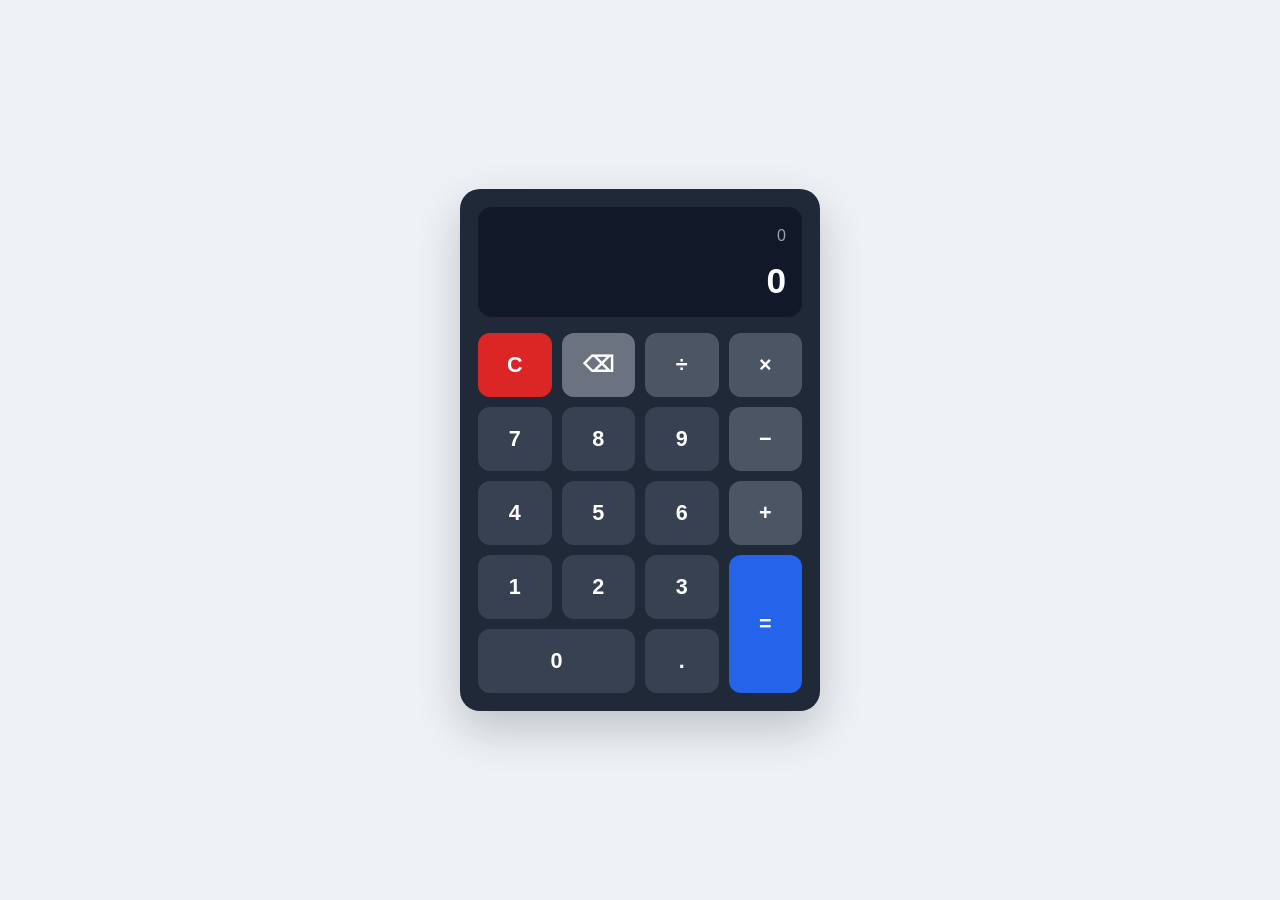
<file: MuhammadAli_Task1/index.html>
<!DOCTYPE html>
<html lang="en">
<head>
  <meta charset="UTF-8">
  <meta name="viewport" content="width=device-width, initial-scale=1.0">
  <title>Vanilla JS Calculator</title>
  <link rel="stylesheet" href="style.css">
</head>
<body>
  <main class="calculator" aria-label="Calculator">
    <section class="display" aria-live="polite">
      <div id="expression" class="expression">0</div>
      <div id="result" class="result">0</div>
    </section>

    <section class="buttons" aria-label="Calculator buttons">
      <button type="button" class="clear" data-action="clear">C</button>
      <button type="button" class="delete" data-action="delete">⌫</button>
      <button type="button" class="operator" data-operator="/">÷</button>
      <button type="button" class="operator" data-operator="*">×</button>

      <button type="button" data-number="7">7</button>
      <button type="button" data-number="8">8</button>
      <button type="button" data-number="9">9</button>
      <button type="button" class="operator" data-operator="-">−</button>

      <button type="button" data-number="4">4</button>
      <button type="button" data-number="5">5</button>
      <button type="button" data-number="6">6</button>
      <button type="button" class="operator" data-operator="+">+</button>

      <button type="button" data-number="1">1</button>
      <button type="button" data-number="2">2</button>
      <button type="button" data-number="3">3</button>
      <button type="button" class="equals" data-action="equals">=</button>

      <button type="button" class="zero" data-number="0">0</button>
      <button type="button" data-number=".">.</button>
    </section>
  </main>

  <script src="script.js"></script>
</body>
</html>
</file>
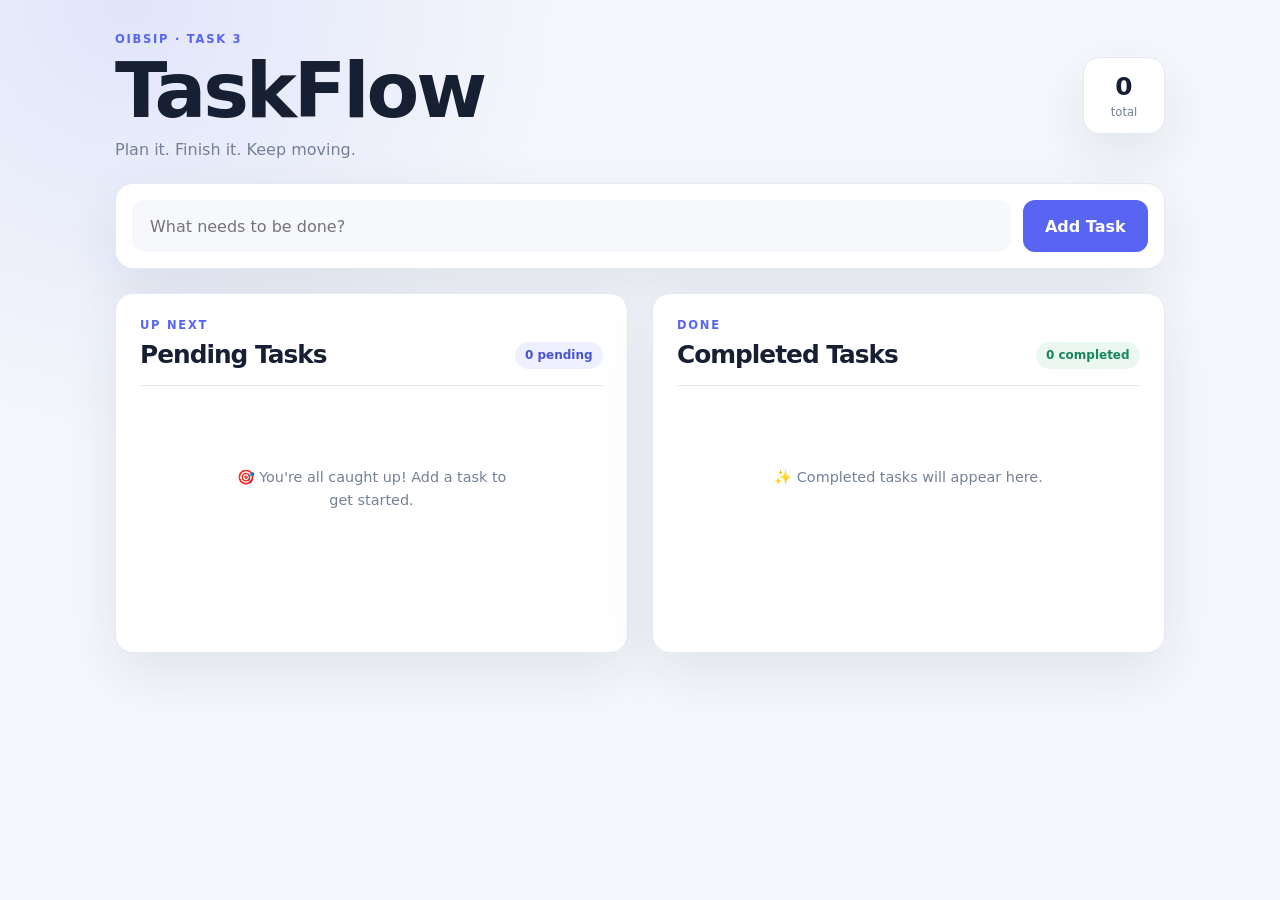
<file: MuhammadAli_Task3/index.html>
<!DOCTYPE html>
<html lang="en">
<head>
  <meta charset="UTF-8">
  <meta name="viewport" content="width=device-width, initial-scale=1.0">
  <meta name="description" content="A responsive vanilla JavaScript to-do app with pending and completed task lists.">
  <title>TaskFlow — To-Do Web App</title>
  <link rel="stylesheet" href="style.css">
</head>
<body>
  <main class="app">
    <header class="app-header">
      <div>
        <p class="eyebrow">OIBSIP · TASK 3</p>
        <h1>TaskFlow</h1>
        <p class="subtitle">Plan it. Finish it. Keep moving.</p>
      </div>
      <div class="total-badge" aria-label="Total tasks">
        <span id="total-count">0</span>
        <small>total</small>
      </div>
    </header>

    <section class="add-panel" aria-label="Add a new task">
      <form id="task-form">
        <label class="sr-only" for="task-input">Task description</label>
        <input
          id="task-input"
          type="text"
          maxlength="120"
          placeholder="What needs to be done?"
          autocomplete="off"
          required
        >
        <button type="submit" class="add-button">Add Task</button>
      </form>
    </section>

    <div class="lists">
      <section class="task-section pending-section" aria-labelledby="pending-heading">
        <div class="section-title">
          <div>
            <p class="section-kicker">UP NEXT</p>
            <h2 id="pending-heading">Pending Tasks</h2>
          </div>
          <span id="pending-count" class="count">0 pending</span>
        </div>
        <ul id="pending-list" class="task-list"></ul>
        <p id="pending-empty" class="empty-state">
          🎯 You're all caught up! Add a task to get started.
        </p>
      </section>

      <section class="task-section completed-section" aria-labelledby="completed-heading">
        <div class="section-title">
          <div>
            <p class="section-kicker">DONE</p>
            <h2 id="completed-heading">Completed Tasks</h2>
          </div>
          <span id="completed-count" class="count">0 completed</span>
        </div>
        <ul id="completed-list" class="task-list"></ul>
        <p id="completed-empty" class="empty-state">
          ✨ Completed tasks will appear here.
        </p>
      </section>
    </div>
  </main>

  <template id="task-template">
    <li class="task-item">
      <div class="task-content">
        <button type="button" class="toggle-button" aria-label="Mark task complete"></button>
        <div class="task-details">
          <span class="task-text"></span>
          <span class="task-time"></span>
        </div>
      </div>
      <div class="task-actions">
        <button type="button" class="edit-button">Edit</button>
        <button type="button" class="delete-button">Delete</button>
      </div>
    </li>
  </template>

  <script src="script.js"></script>
</body>
</html>
</file>
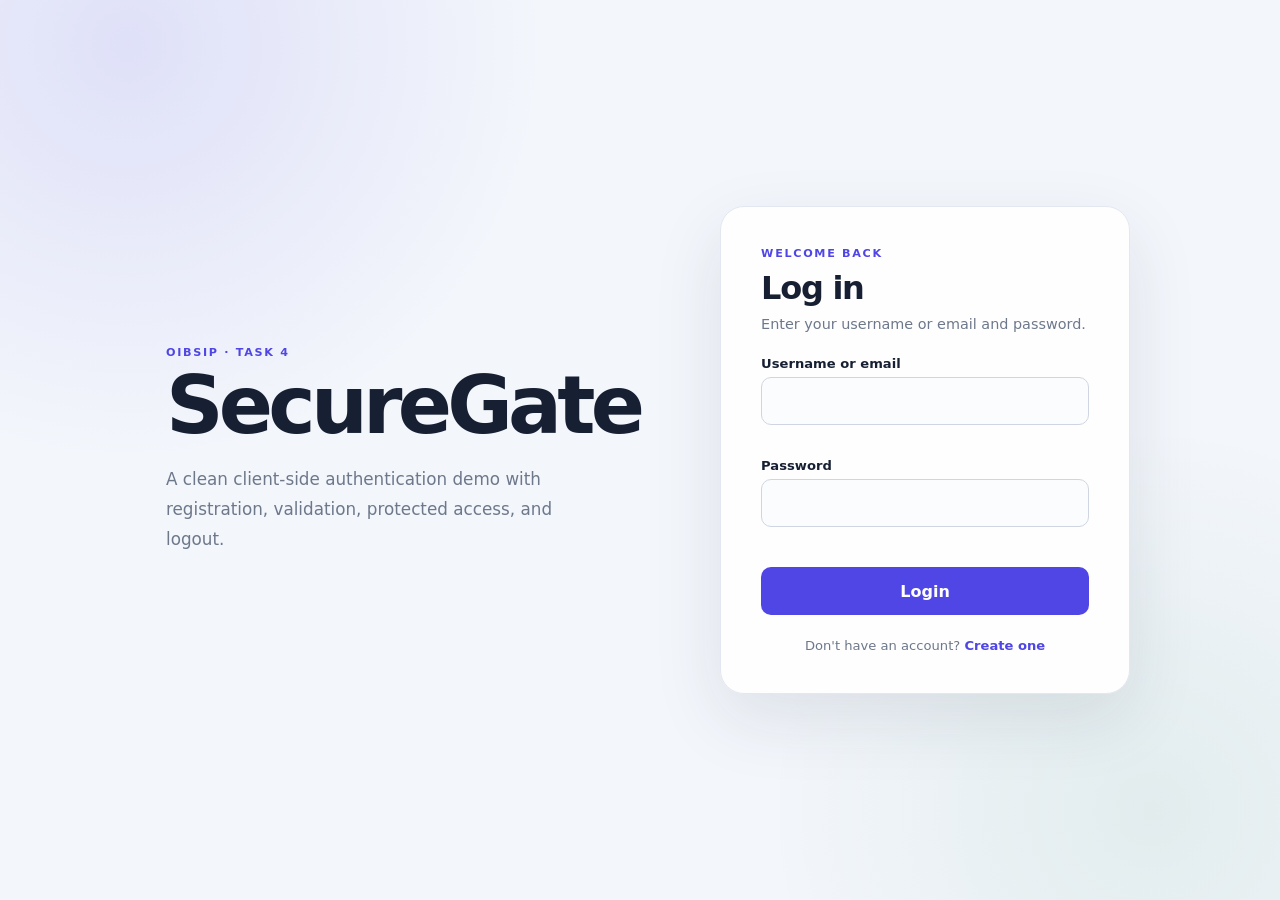
<file: MuhammadAli_Task4/index.html>
<!DOCTYPE html>
<html lang="en">
<head>
  <meta charset="UTF-8">
  <meta name="viewport" content="width=device-width, initial-scale=1.0">
  <meta name="description" content="Client-side login authentication demo using localStorage and SHA-256 hashing.">
  <title>SecureGate — Login</title>
  <link rel="stylesheet" href="style.css">
</head>
<body>
  <main class="auth-shell">
    <section class="brand-panel">
      <p class="eyebrow">OIBSIP · TASK 4</p>
      <h1>SecureGate</h1>
      <p class="brand-copy">A clean client-side authentication demo with registration, validation, protected access, and logout.</p>
    </section>

    <section class="auth-card" aria-labelledby="login-heading">
      <div class="card-heading">
        <p class="eyebrow">WELCOME BACK</p>
        <h2 id="login-heading">Log in</h2>
        <p>Enter your username or email and password.</p>
      </div>

      <div id="message" class="message" role="alert" aria-live="polite" hidden></div>

      <form id="login-form" novalidate>
        <div class="field">
          <label for="login-identifier">Username or email</label>
          <input id="login-identifier" name="identifier" type="text" autocomplete="username" required>
          <small class="field-error" data-error-for="login-identifier"></small>
        </div>

        <div class="field">
          <label for="login-password">Password</label>
          <input id="login-password" name="password" type="password" autocomplete="current-password" required>
          <small class="field-error" data-error-for="login-password"></small>
        </div>

        <button class="primary-button" type="submit">Login</button>
      </form>

      <p class="switch-text">Don't have an account? <a href="register.html">Create one</a></p>
    </section>
  </main>

  <script src="auth.js"></script>
  <script src="login.js"></script>
</body>
</html>
</file>
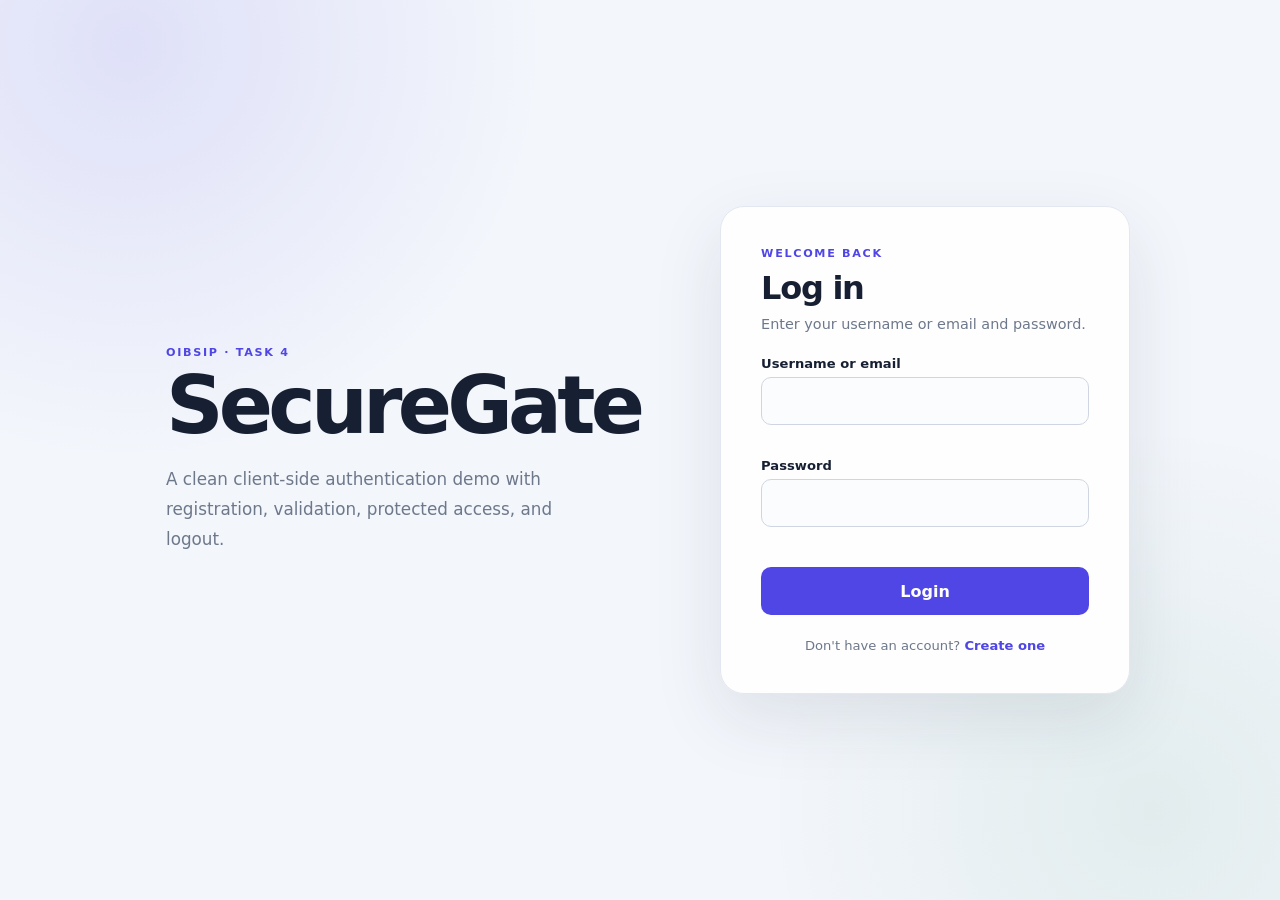
<file: MuhammadAli_Task4/dashboard.html>
<!DOCTYPE html>
<html lang="en">
<head>
  <meta charset="UTF-8">
  <meta name="viewport" content="width=device-width, initial-scale=1.0">
  <meta name="description" content="Protected SecureGate dashboard.">
  <title>SecureGate — Dashboard</title>
  <link rel="stylesheet" href="style.css">
</head>
<body>
  <main class="dashboard-shell">
    <header class="dashboard-header">
      <div>
        <p class="eyebrow">PROTECTED AREA</p>
        <h1>Dashboard</h1>
      </div>
      <button id="logout-button" class="logout-button" type="button">Logout</button>
    </header>

    <section class="dashboard-card">
      <div class="avatar" id="avatar" aria-hidden="true">U</div>
      <div>
        <p class="eyebrow">AUTHENTICATED SESSION</p>
        <h2>Welcome, <span id="username"></span>!</h2>
        <p class="dashboard-copy">
          You successfully logged in. This page checks for an active client-side session
          before displaying protected content.
        </p>
      </div>
    </section>

    <section class="security-note">
      <h2>Demo security model</h2>
      <p>
        Passwords are never saved as plain text in this demo. A SHA-256 digest is stored
        instead, and the current login session is stored separately.
      </p>
    </section>
  </main>

  <script src="auth.js"></script>
  <script src="dashboard.js"></script>
</body>
</html>
</file>
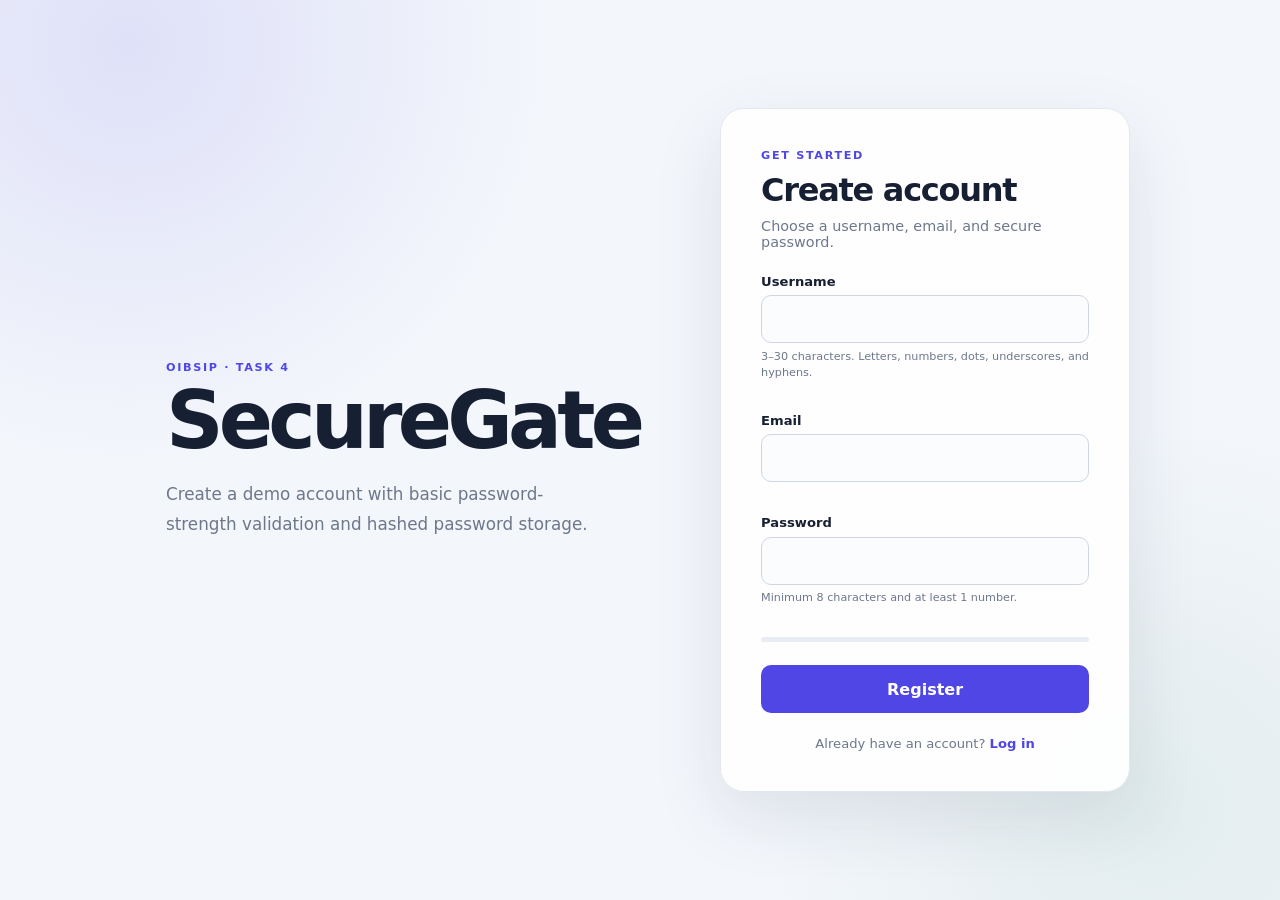
<file: MuhammadAli_Task4/register.html>
<!DOCTYPE html>
<html lang="en">
<head>
  <meta charset="UTF-8">
  <meta name="viewport" content="width=device-width, initial-scale=1.0">
  <meta name="description" content="Register a user for the SecureGate authentication demo.">
  <title>SecureGate — Register</title>
  <link rel="stylesheet" href="style.css">
</head>
<body>
  <main class="auth-shell">
    <section class="brand-panel">
      <p class="eyebrow">OIBSIP · TASK 4</p>
      <h1>SecureGate</h1>
      <p class="brand-copy">Create a demo account with basic password-strength validation and hashed password storage.</p>
    </section>

    <section class="auth-card" aria-labelledby="register-heading">
      <div class="card-heading">
        <p class="eyebrow">GET STARTED</p>
        <h2 id="register-heading">Create account</h2>
        <p>Choose a username, email, and secure password.</p>
      </div>

      <div id="message" class="message" role="alert" aria-live="polite" hidden></div>

      <form id="register-form" novalidate>
        <div class="field">
          <label for="register-username">Username</label>
          <input id="register-username" name="username" type="text" minlength="3" maxlength="30" autocomplete="username" required>
          <small class="hint">3–30 characters. Letters, numbers, dots, underscores, and hyphens.</small>
          <small class="field-error" data-error-for="register-username"></small>
        </div>

        <div class="field">
          <label for="register-email">Email</label>
          <input id="register-email" name="email" type="email" maxlength="120" autocomplete="email" required>
          <small class="field-error" data-error-for="register-email"></small>
        </div>

        <div class="field">
          <label for="register-password">Password</label>
          <input id="register-password" name="password" type="password" minlength="8" autocomplete="new-password" required>
          <small class="hint">Minimum 8 characters and at least 1 number.</small>
          <small class="field-error" data-error-for="register-password"></small>
        </div>

        <div class="password-meter" aria-hidden="true">
          <span id="meter-bar"></span>
        </div>

        <button class="primary-button" type="submit">Register</button>
      </form>

      <p class="switch-text">Already have an account? <a href="index.html">Log in</a></p>
    </section>
  </main>

  <script src="auth.js"></script>
  <script src="register.js"></script>
</body>
</html>
</file>
<file: MuhammadAli_Task1/style.css>
* {
  box-sizing: border-box;
}

:root {
  font-family: Arial, Helvetica, sans-serif;
}

body {
  min-height: 100vh;
  margin: 0;
  display: grid;
  place-items: center;
  background: #eef2f7;
}

.calculator {
  width: min(92vw, 360px);
  padding: 18px;
  border-radius: 20px;
  background: #1f2937;
  box-shadow: 0 18px 45px rgba(0, 0, 0, 0.2);
}

.display {
  min-height: 110px;
  margin-bottom: 16px;
  padding: 16px;
  border-radius: 14px;
  background: #111827;
  color: white;
  display: flex;
  flex-direction: column;
  justify-content: flex-end;
  align-items: flex-end;
  overflow: hidden;
}

.expression {
  width: 100%;
  min-height: 28px;
  color: #9ca3af;
  font-size: 1rem;
  text-align: right;
  overflow-x: auto;
  white-space: nowrap;
}

.result {
  width: 100%;
  margin-top: 6px;
  font-size: 2.2rem;
  font-weight: 700;
  text-align: right;
  overflow-x: auto;
  white-space: nowrap;
}

.buttons {
  display: grid;
  grid-template-columns: repeat(4, 1fr);
  gap: 10px;
}

button {
  min-height: 64px;
  border: 0;
  border-radius: 12px;
  background: #374151;
  color: white;
  font-size: 1.35rem;
  font-weight: 600;
  cursor: pointer;
  transition: transform 0.08s ease, filter 0.15s ease;
}

button:hover {
  filter: brightness(1.15);
}

button:active {
  transform: scale(0.96);
}

.operator {
  background: #4b5563;
}

.equals {
  grid-row: span 2;
  background: #2563eb;
}

.clear {
  background: #dc2626;
}

.delete {
  background: #6b7280;
}

.zero {
  grid-column: span 2;
}

@media (max-width: 380px) {
  button {
    min-height: 58px;
  }

  .calculator {
    padding: 14px;
  }
}
</file>
<file: MuhammadAli_Task3/style.css>
* {
  box-sizing: border-box;
}

:root {
  --bg: #f4f7fb;
  --surface: #ffffff;
  --ink: #172033;
  --muted: #738096;
  --line: #e5eaf1;
  --primary: #5865f2;
  --primary-dark: #4652d7;
  --success: #17875a;
  --success-soft: #eaf8f1;
  --danger: #c74343;
  --danger-soft: #fff0f0;
  --pending-soft: #eef0ff;
  --shadow: 0 20px 55px rgba(31, 45, 70, 0.09);
  --radius: 18px;
}

html {
  scroll-behavior: smooth;
}

body {
  min-height: 100vh;
  margin: 0;
  padding: 2rem 1rem;
  background:
    radial-gradient(circle at 10% 0%, rgba(88, 101, 242, 0.12), transparent 28rem),
    var(--bg);
  color: var(--ink);
  font-family: Inter, ui-sans-serif, system-ui, -apple-system, BlinkMacSystemFont, "Segoe UI", sans-serif;
}

button,
input {
  font: inherit;
}

button {
  cursor: pointer;
}

.app {
  width: min(100%, 1050px);
  margin: auto;
}

.app-header {
  display: flex;
  justify-content: space-between;
  align-items: center;
  gap: 2rem;
  margin-bottom: 1.5rem;
}

.eyebrow,
.section-kicker {
  margin: 0 0 0.45rem;
  color: var(--primary);
  font-size: 0.72rem;
  font-weight: 800;
  letter-spacing: 0.15em;
}

h1,
h2 {
  margin: 0;
  letter-spacing: -0.04em;
}

h1 {
  font-size: clamp(2.7rem, 7vw, 4.8rem);
  line-height: 1;
}

.subtitle {
  margin: 0.65rem 0 0;
  color: var(--muted);
}

.total-badge {
  min-width: 82px;
  padding: 0.85rem 1rem;
  border: 1px solid var(--line);
  border-radius: 16px;
  background: var(--surface);
  box-shadow: var(--shadow);
  text-align: center;
}

.total-badge span {
  display: block;
  font-size: 1.55rem;
  font-weight: 800;
}

.total-badge small {
  color: var(--muted);
  font-size: 0.72rem;
}

.add-panel {
  margin-bottom: 1.5rem;
  padding: 1rem;
  border: 1px solid var(--line);
  border-radius: var(--radius);
  background: var(--surface);
  box-shadow: var(--shadow);
}

#task-form {
  display: grid;
  grid-template-columns: 1fr auto;
  gap: 0.75rem;
}

#task-input {
  width: 100%;
  min-height: 52px;
  padding: 0 1rem;
  border: 2px solid transparent;
  border-radius: 12px;
  outline: none;
  background: #f7f8fb;
  color: var(--ink);
}

#task-input:focus {
  border-color: rgba(88, 101, 242, 0.35);
  background: white;
}

.add-button {
  min-height: 52px;
  padding: 0 1.4rem;
  border: 0;
  border-radius: 12px;
  background: var(--primary);
  color: white;
  font-weight: 700;
  transition: background 0.15s ease, transform 0.1s ease;
}

.add-button:hover {
  background: var(--primary-dark);
}

.add-button:active {
  transform: scale(0.97);
}

.lists {
  display: grid;
  grid-template-columns: 1fr 1fr;
  gap: 1.5rem;
}

.task-section {
  min-height: 360px;
  padding: 1.5rem;
  border: 1px solid var(--line);
  border-radius: var(--radius);
  background: var(--surface);
  box-shadow: var(--shadow);
}

.section-title {
  display: flex;
  justify-content: space-between;
  align-items: end;
  gap: 1rem;
  padding-bottom: 1rem;
  border-bottom: 1px solid var(--line);
}

.section-title h2 {
  font-size: 1.55rem;
}

.count {
  padding: 0.4rem 0.65rem;
  border-radius: 999px;
  background: var(--pending-soft);
  color: var(--primary-dark);
  font-size: 0.75rem;
  font-weight: 800;
  white-space: nowrap;
}

.completed-section .count {
  background: var(--success-soft);
  color: var(--success);
}

.task-list {
  display: grid;
  gap: 0.7rem;
  margin: 1rem 0 0;
  padding: 0;
  list-style: none;
}

.task-item {
  display: flex;
  justify-content: space-between;
  align-items: center;
  gap: 0.8rem;
  padding: 0.9rem;
  border: 1px solid var(--line);
  border-radius: 13px;
  background: #fbfcfe;
  transition: box-shadow 0.15s ease, transform 0.15s ease;
}

.task-item:hover {
  transform: translateY(-1px);
  box-shadow: 0 8px 22px rgba(31, 45, 70, 0.07);
}

.task-content {
  min-width: 0;
  display: flex;
  align-items: center;
  gap: 0.75rem;
}

.toggle-button {
  flex: 0 0 23px;
  width: 23px;
  height: 23px;
  padding: 0;
  border: 2px solid #b9c2d1;
  border-radius: 50%;
  background: white;
  position: relative;
}

.pending-section .toggle-button:hover {
  border-color: var(--primary);
}

.completed-section .toggle-button {
  border-color: var(--success);
  background: var(--success);
}

.completed-section .toggle-button::after {
  content: "✓";
  position: absolute;
  inset: -1px;
  display: grid;
  place-items: center;
  color: white;
  font-size: 0.78rem;
  font-weight: 900;
}

.task-details {
  min-width: 0;
}

.task-text {
  display: block;
  overflow-wrap: anywhere;
  font-weight: 650;
}

.completed-section .task-text {
  color: var(--muted);
  text-decoration: line-through;
}

.task-time {
  display: block;
  margin-top: 0.15rem;
  color: var(--muted);
  font-size: 0.7rem;
}

.task-actions {
  display: flex;
  flex: 0 0 auto;
  gap: 0.35rem;
}

.edit-button,
.delete-button {
  padding: 0.45rem 0.55rem;
  border: 0;
  border-radius: 8px;
  background: transparent;
  font-size: 0.76rem;
  font-weight: 700;
}

.edit-button {
  color: var(--primary);
}

.edit-button:hover {
  background: var(--pending-soft);
}

.delete-button {
  color: var(--danger);
}

.delete-button:hover {
  background: var(--danger-soft);
}

.empty-state {
  margin: 4rem auto 0;
  max-width: 280px;
  color: var(--muted);
  font-size: 0.9rem;
  line-height: 1.6;
  text-align: center;
}

.edit-input {
  width: 100%;
  min-width: 0;
  padding: 0.45rem 0.55rem;
  border: 1px solid #b9c2d1;
  border-radius: 7px;
  outline: none;
}

.edit-input:focus {
  border-color: var(--primary);
}

.sr-only {
  position: absolute;
  width: 1px;
  height: 1px;
  padding: 0;
  margin: -1px;
  overflow: hidden;
  clip: rect(0, 0, 0, 0);
  white-space: nowrap;
  border: 0;
}

@media (max-width: 780px) {
  .lists {
    grid-template-columns: 1fr;
  }

  .task-section {
    min-height: 260px;
  }
}

@media (max-width: 520px) {
  body {
    padding: 1rem 0.75rem;
  }

  .app-header {
    align-items: flex-start;
  }

  #task-form {
    grid-template-columns: 1fr;
  }

  .add-button {
    width: 100%;
  }

  .task-item {
    align-items: flex-start;
  }

  .task-actions {
    flex-direction: column;
  }

  .section-title {
    align-items: flex-start;
    flex-direction: column;
  }
}
</file>
<file: MuhammadAli_Task4/style.css>
* {
  box-sizing: border-box;
}

:root {
  --ink: #172033;
  --muted: #6d788b;
  --surface: #ffffff;
  --bg: #f3f6fb;
  --primary: #4f46e5;
  --primary-dark: #3f38c2;
  --line: #e3e8f0;
  --danger: #c63d4f;
  --danger-bg: #fff0f2;
  --success: #18794e;
  --success-bg: #ecfaf2;
  --navy: #17213a;
}

body {
  min-height: 100vh;
  margin: 0;
  padding: 1.25rem;
  background:
    radial-gradient(circle at 10% 5%, rgba(79, 70, 229, 0.12), transparent 26rem),
    radial-gradient(circle at 90% 90%, rgba(24, 121, 78, 0.08), transparent 24rem),
    var(--bg);
  color: var(--ink);
  font-family: Inter, ui-sans-serif, system-ui, -apple-system, BlinkMacSystemFont, "Segoe UI", sans-serif;
}

button,
input {
  font: inherit;
}

.auth-shell {
  width: min(100%, 980px);
  min-height: calc(100vh - 2.5rem);
  margin: auto;
  display: grid;
  grid-template-columns: 0.9fr 1.1fr;
  align-items: center;
  gap: 4rem;
}

.brand-panel {
  padding: 1rem;
}

.eyebrow {
  margin: 0 0 0.55rem;
  color: var(--primary);
  font-size: 0.7rem;
  font-weight: 800;
  letter-spacing: 0.15em;
}

.brand-panel h1,
.dashboard-header h1 {
  margin: 0;
  font-size: clamp(3rem, 7vw, 5rem);
  letter-spacing: -0.06em;
  line-height: 0.95;
}

.brand-copy {
  max-width: 430px;
  margin: 1.25rem 0 0;
  color: var(--muted);
  font-size: 1.05rem;
  line-height: 1.8;
}

.auth-card {
  width: 100%;
  max-width: 500px;
  justify-self: end;
  padding: clamp(1.5rem, 5vw, 2.5rem);
  border: 1px solid var(--line);
  border-radius: 24px;
  background: rgba(255, 255, 255, 0.94);
  box-shadow: 0 25px 70px rgba(31, 45, 70, 0.1);
}

.card-heading {
  margin-bottom: 1.5rem;
}

.card-heading h2 {
  margin: 0;
  font-size: 2rem;
  letter-spacing: -0.04em;
}

.card-heading p:last-child {
  margin: 0.55rem 0 0;
  color: var(--muted);
  font-size: 0.9rem;
}

.field {
  margin-bottom: 1rem;
}

.field label {
  display: block;
  margin-bottom: 0.4rem;
  font-size: 0.82rem;
  font-weight: 700;
}

.field input {
  width: 100%;
  min-height: 48px;
  padding: 0 0.85rem;
  border: 1px solid #cfd6e1;
  border-radius: 10px;
  outline: none;
  background: #fbfcfe;
  color: var(--ink);
}

.field input:focus {
  border-color: var(--primary);
  box-shadow: 0 0 0 3px rgba(79, 70, 229, 0.1);
}

.field input[aria-invalid="true"] {
  border-color: var(--danger);
}

.hint,
.field-error {
  display: block;
  margin-top: 0.35rem;
  font-size: 0.7rem;
  line-height: 1.4;
}

.hint {
  color: var(--muted);
}

.field-error {
  min-height: 1em;
  color: var(--danger);
}

.primary-button,
.logout-button {
  min-height: 48px;
  border: 0;
  border-radius: 10px;
  font-weight: 750;
  transition: transform 0.1s ease, background 0.15s ease;
}

.primary-button {
  width: 100%;
  margin-top: 0.45rem;
  background: var(--primary);
  color: white;
}

.primary-button:hover {
  background: var(--primary-dark);
}

.primary-button:active,
.logout-button:active {
  transform: scale(0.98);
}

.message {
  margin-bottom: 1rem;
  padding: 0.75rem 0.9rem;
  border-radius: 10px;
  font-size: 0.8rem;
  line-height: 1.5;
}

.message.error {
  background: var(--danger-bg);
  color: var(--danger);
}

.message.success {
  background: var(--success-bg);
  color: var(--success);
}

.switch-text {
  margin: 1.4rem 0 0;
  color: var(--muted);
  text-align: center;
  font-size: 0.82rem;
}

.switch-text a {
  color: var(--primary);
  font-weight: 700;
  text-decoration: none;
}

.password-meter {
  height: 5px;
  margin: -0.1rem 0 1rem;
  overflow: hidden;
  border-radius: 99px;
  background: #e9edf3;
}

#meter-bar {
  display: block;
  width: 0;
  height: 100%;
  background: var(--primary);
  transition: width 0.2s ease;
}

.dashboard-shell {
  width: min(100%, 950px);
  margin: 4rem auto;
}

.dashboard-header {
  display: flex;
  justify-content: space-between;
  align-items: end;
  gap: 2rem;
  margin-bottom: 2rem;
}

.logout-button {
  padding: 0 1.2rem;
  background: var(--navy);
  color: white;
}

.logout-button:hover {
  background: #273450;
}

.dashboard-card {
  display: flex;
  align-items: center;
  gap: 1.5rem;
  padding: clamp(1.5rem, 5vw, 3rem);
  border-radius: 24px;
  background: var(--surface);
  box-shadow: 0 25px 70px rgba(31, 45, 70, 0.1);
}

.avatar {
  flex: 0 0 76px;
  width: 76px;
  height: 76px;
  display: grid;
  place-items: center;
  border-radius: 50%;
  background: var(--primary);
  color: white;
  font-size: 2rem;
  font-weight: 800;
}

.dashboard-card h2 {
  margin: 0;
  font-size: clamp(1.8rem, 4vw, 2.7rem);
  letter-spacing: -0.04em;
}

.dashboard-copy {
  max-width: 650px;
  margin: 0.6rem 0 0;
  color: var(--muted);
}

.security-note {
  margin-top: 1.5rem;
  padding: 1.3rem 1.5rem;
  border: 1px solid var(--line);
  border-radius: 16px;
  background: rgba(255, 255, 255, 0.7);
}

.security-note h2 {
  margin: 0;
  font-size: 1rem;
}

.security-note p {
  margin: 0.35rem 0 0;
  color: var(--muted);
  font-size: 0.82rem;
  line-height: 1.6;
}

@media (max-width: 800px) {
  .auth-shell {
    grid-template-columns: 1fr;
    gap: 1rem;
    align-content: center;
  }

  .brand-panel {
    padding: 0 0.5rem;
    text-align: center;
  }

  .brand-copy {
    margin-left: auto;
    margin-right: auto;
  }

  .auth-card {
    justify-self: center;
  }

  .dashboard-shell {
    margin-top: 2rem;
  }
}

@media (max-width: 520px) {
  body {
    padding: 0.75rem;
  }

  .auth-shell {
    min-height: calc(100vh - 1.5rem);
  }

  .dashboard-header {
    align-items: flex-start;
    flex-direction: column;
  }

  .dashboard-card {
    align-items: flex-start;
    flex-direction: column;
  }
}
</file>
